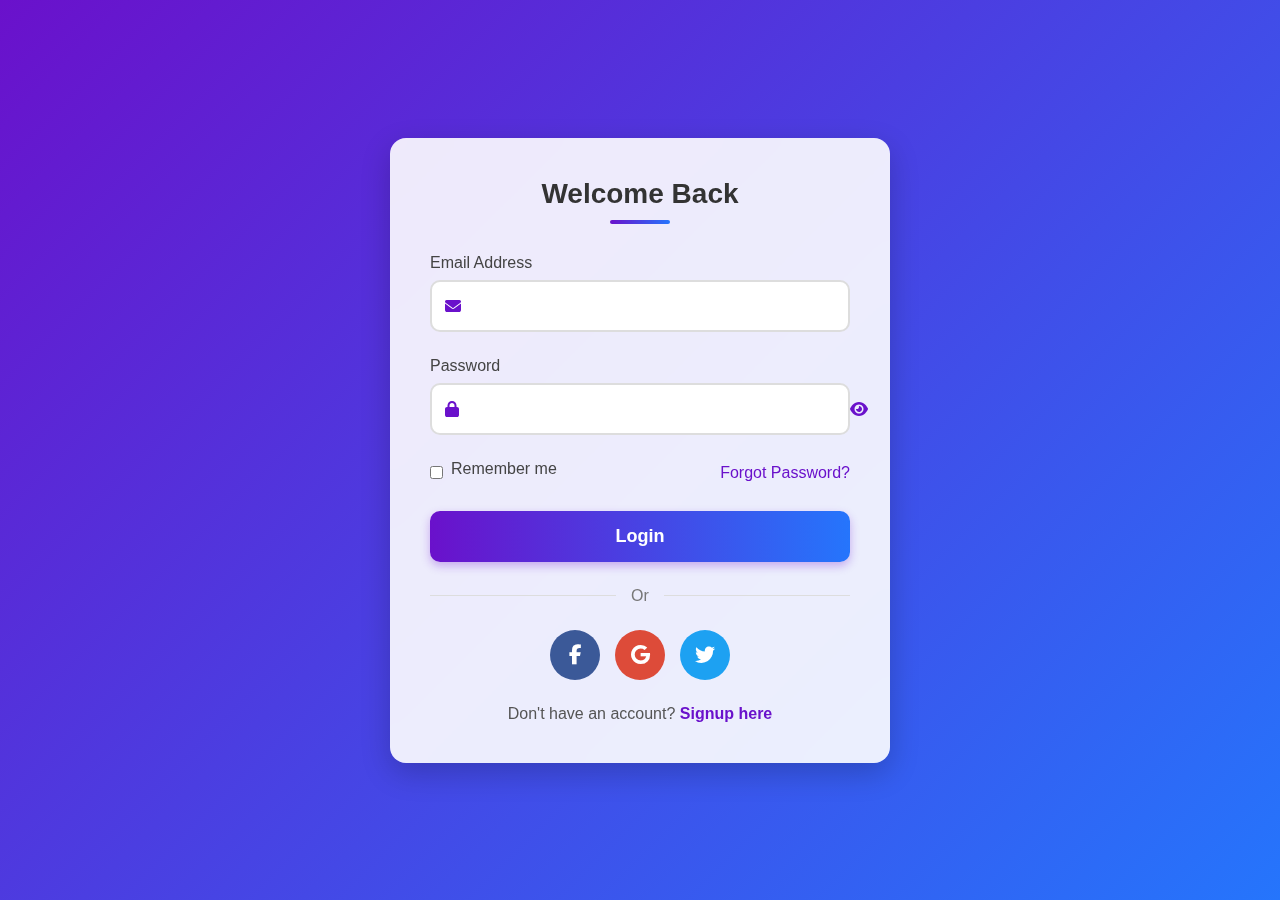
<file: templates/login.html>
<!DOCTYPE html>
<html lang="en">
<head>
    <meta charset="UTF-8">
    <meta name="viewport" content="width=device-width, initial-scale=1.0">
    <title>Login | Modern Form</title>
    <link rel="stylesheet" href="https://cdnjs.cloudflare.com/ajax/libs/font-awesome/6.4.0/css/all.min.css">
    <style>
        * {
            margin: 0;
            padding: 0;
            box-sizing: border-box;
            font-family: 'Segoe UI', Tahoma, Geneva, Verdana, sans-serif;
        }
        
        body {
            background: linear-gradient(135deg, #6a11cb 0%, #2575fc 100%);
            min-height: 100vh;
            display: flex;
            justify-content: center;
            align-items: center;
            padding: 20px;
        }
        
        .container {
            width: 100%;
            max-width: 500px;
            background: rgba(255, 255, 255, 0.9);
            border-radius: 16px;
            box-shadow: 0 10px 30px rgba(0, 0, 0, 0.2);
            padding: 40px;
            backdrop-filter: blur(10px);
            animation: fadeIn 0.5s ease-out;
        }
        
        @keyframes fadeIn {
            from {
                opacity: 0;
                transform: translateY(-20px);
            }
            to {
                opacity: 1;
                transform: translateY(0);
            }
        }
        
        h2 {
            text-align: center;
            color: #333;
            margin-bottom: 30px;
            font-weight: 600;
            font-size: 28px;
            position: relative;
        }
        
        h2:after {
            content: '';
            display: block;
            width: 60px;
            height: 4px;
            background: linear-gradient(to right, #6a11cb, #2575fc);
            margin: 10px auto;
            border-radius: 2px;
        }
        
        .form-group {
            margin-bottom: 25px;
            position: relative;
        }
        
        label {
            display: block;
            margin-bottom: 8px;
            font-weight: 500;
            color: #444;
            font-size: 16px;
        }
        
        .input-with-icon {
            position: relative;
        }
        
        .input-with-icon i {
            position: absolute;
            left: 15px;
            top: 50%;
            transform: translateY(-50%);
            color: #6a11cb;
        }
        
        input[type="email"],
        input[type="password"] {
            width: 100%;
            padding: 15px 15px 15px 45px;
            border: 2px solid #ddd;
            border-radius: 10px;
            font-size: 16px;
            transition: all 0.3s ease;
            outline: none;
        }
        
        input:focus {
            border-color: #6a11cb;
            box-shadow: 0 0 0 2px rgba(106, 17, 203, 0.2);
        }
        
        .password-toggle {
            position: absolute;
            right: 15px;
            top: 50%;
            transform: translateY(-50%);
            cursor: pointer;
            color: #777;
        }
        
        .remember-forgot {
            display: flex;
            justify-content: space-between;
            align-items: center;
            margin-bottom: 25px;
        }
        
        .remember-me {
            display: flex;
            align-items: center;
        }
        
        .remember-me input {
            margin-right: 8px;
        }
        
        .forgot-password {
            color: #6a11cb;
            text-decoration: none;
            font-weight: 500;
            transition: all 0.3s ease;
        }
        
        .forgot-password:hover {
            text-decoration: underline;
            color: #2575fc;
        }
        
        button {
            width: 100%;
            padding: 15px;
            background: linear-gradient(to right, #6a11cb, #2575fc);
            border: none;
            border-radius: 10px;
            color: white;
            font-size: 18px;
            font-weight: 600;
            cursor: pointer;
            transition: all 0.3s ease;
            box-shadow: 0 4px 10px rgba(106, 17, 203, 0.3);
        }
        
        button:hover {
            transform: translateY(-2px);
            box-shadow: 0 6px 15px rgba(106, 17, 203, 0.4);
        }
        
        button:active {
            transform: translateY(0);
        }
        
        .signup-link {
            text-align: center;
            margin-top: 25px;
            color: #555;
        }
        
        .signup-link a {
            color: #6a11cb;
            text-decoration: none;
            font-weight: 600;
            transition: all 0.3s ease;
        }
        
        .signup-link a:hover {
            text-decoration: underline;
            color: #2575fc;
        }
        
        .divider {
            display: flex;
            align-items: center;
            margin: 25px 0;
        }
        
        .divider span {
            flex: 1;
            height: 1px;
            background: #ddd;
        }
        
        .divider p {
            margin: 0 15px;
            color: #777;
        }
        
        .social-login {
            display: flex;
            justify-content: center;
            gap: 15px;
            margin-top: 20px;
        }
        
        .social-btn {
            width: 50px;
            height: 50px;
            border-radius: 50%;
            display: flex;
            justify-content: center;
            align-items: center;
            color: white;
            font-size: 20px;
            cursor: pointer;
            transition: all 0.3s ease;
        }
        
        .facebook {
            background: #3b5998;
        }
        
        .google {
            background: #dd4b39;
        }
        
        .twitter {
            background: #1da1f2;
        }
        
        .social-btn:hover {
            transform: translateY(-3px);
            box-shadow: 0 5px 10px rgba(0, 0, 0, 0.2);
        }
        
        @media (max-width: 576px) {
            .container {
                padding: 30px 20px;
            }
            
            h2 {
                font-size: 24px;
            }
            
            input[type="email"],
            input[type="password"] {
                padding: 12px 12px 12px 40px;
            }
            
            .remember-forgot {
                flex-direction: column;
                align-items: flex-start;
                gap: 10px;
            }
        }
    </style>
</head>
<body>
    <div class="container">
        <h2>Welcome Back</h2>
        <form method="post">
            <div class="form-group">
                <label for="email">Email Address</label>
                <div class="input-with-icon">
                    <i class="fas fa-envelope"></i>
                    <input type="email" id="email" name="email" required>
                </div>
            </div>
            
            <div class="form-group">
                <label for="password">Password</label>
                <div class="input-with-icon">
                    <i class="fas fa-lock"></i>
                    <input type="password" id="password" name="password" required>
                    <span class="password-toggle" id="passwordToggle">
                        <i class="fas fa-eye"></i>
                    </span>
                </div>
            </div>
            
            <div class="remember-forgot">
                <div class="remember-me">
                    <input type="checkbox" id="remember">
                    <label for="remember">Remember me</label>
                </div>
                <a href="#" class="forgot-password">Forgot Password?</a>
            </div>
            
            <button type="submit">Login</button>
        </form>
        
        <div class="divider">
            <span></span>
            <p>Or</p>
            <span></span>
        </div>
        
        <div class="social-login">
            <div class="social-btn facebook">
                <i class="fab fa-facebook-f"></i>
            </div>
            <div class="social-btn google">
                <i class="fab fa-google"></i>
            </div>
            <div class="social-btn twitter">
                <i class="fab fa-twitter"></i>
            </div>
        </div>
        
        <p class="signup-link">Don't have an account? <a href="{{ url_for('signup') }}">Signup here</a></p>
    </div>

    <script>
        // Toggle password visibility
        const passwordToggle = document.getElementById('passwordToggle');
        const passwordInput = document.getElementById('password');
        
        passwordToggle.addEventListener('click', function() {
            const type = passwordInput.getAttribute('type') === 'password' ? 'text' : 'password';
            passwordInput.setAttribute('type', type);
            
            // Toggle eye icon
            this.querySelector('i').classList.toggle('fa-eye');
            this.querySelector('i').classList.toggle('fa-eye-slash');
        });
        
        // Add focus effects to inputs
        const inputs = document.querySelectorAll('input');
        inputs.forEach(input => {
            input.addEventListener('focus', function() {
                this.parentElement.classList.add('focused');
            });
            
            input.addEventListener('blur', function() {
                this.parentElement.classList.remove('focused');
            });
        });
    </script>
</body>
</html>
</file>
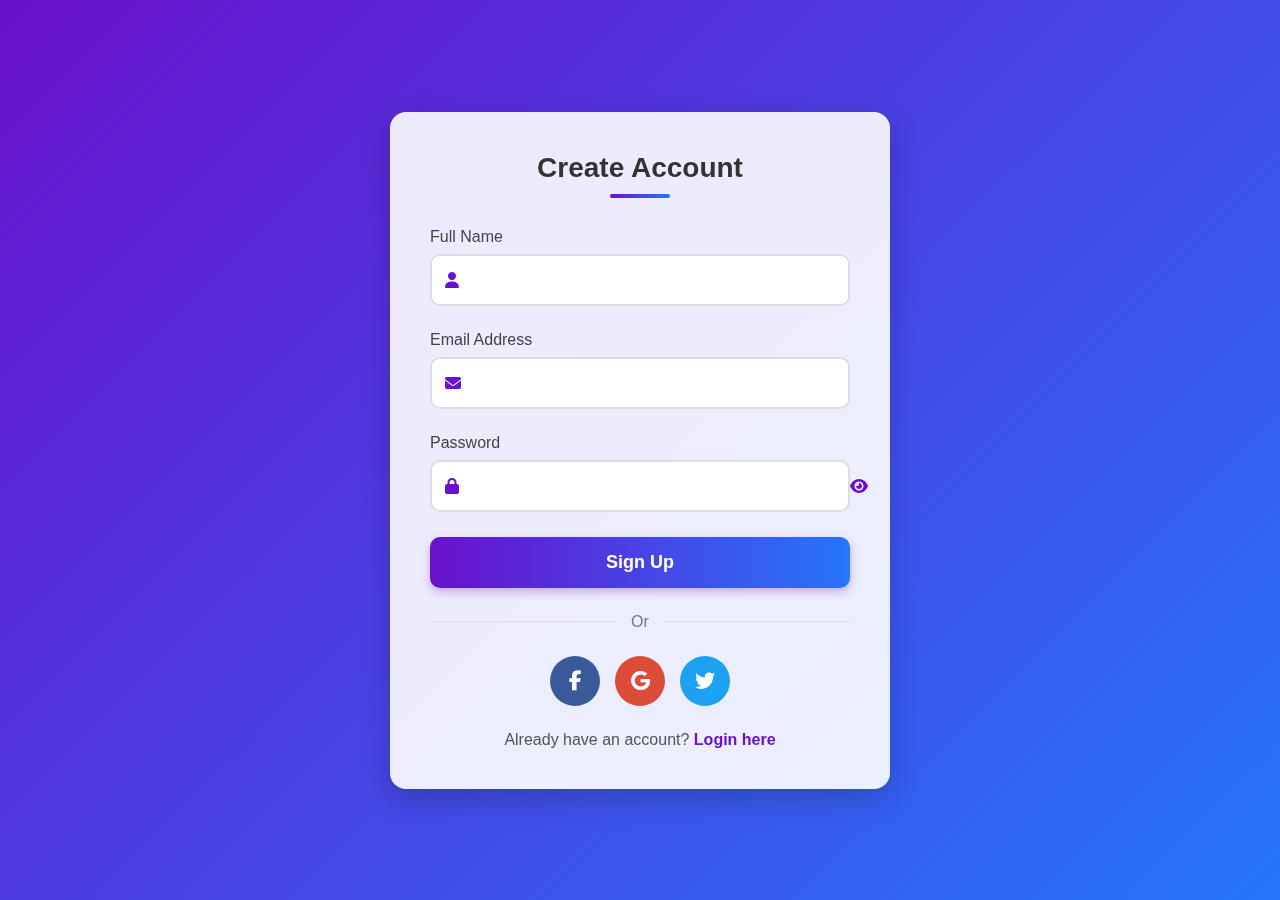
<file: templates/signup.html>
<!DOCTYPE html>
<html lang="en">
<head>
    <meta charset="UTF-8">
    <meta name="viewport" content="width=device-width, initial-scale=1.0">
    <title>Signup | Modern Form</title>
    <link rel="stylesheet" href="https://cdnjs.cloudflare.com/ajax/libs/font-awesome/6.4.0/css/all.min.css">
    <style>
        * {
            margin: 0;
            padding: 0;
            box-sizing: border-box;
            font-family: 'Segoe UI', Tahoma, Geneva, Verdana, sans-serif;
        }
        
        body {
            background: linear-gradient(135deg, #6a11cb 0%, #2575fc 100%);
            min-height: 100vh;
            display: flex;
            justify-content: center;
            align-items: center;
            padding: 20px;
        }
        
        .container {
            width: 100%;
            max-width: 500px;
            background: rgba(255, 255, 255, 0.9);
            border-radius: 16px;
            box-shadow: 0 10px 30px rgba(0, 0, 0, 0.2);
            padding: 40px;
            backdrop-filter: blur(10px);
            animation: fadeIn 0.5s ease-out;
        }
        
        @keyframes fadeIn {
            from {
                opacity: 0;
                transform: translateY(-20px);
            }
            to {
                opacity: 1;
                transform: translateY(0);
            }
        }
        
        h2 {
            text-align: center;
            color: #333;
            margin-bottom: 30px;
            font-weight: 600;
            font-size: 28px;
            position: relative;
        }
        
        h2:after {
            content: '';
            display: block;
            width: 60px;
            height: 4px;
            background: linear-gradient(to right, #6a11cb, #2575fc);
            margin: 10px auto;
            border-radius: 2px;
        }
        
        .form-group {
            margin-bottom: 25px;
            position: relative;
        }
        
        label {
            display: block;
            margin-bottom: 8px;
            font-weight: 500;
            color: #444;
            font-size: 16px;
        }
        
        .input-with-icon {
            position: relative;
        }
        
        .input-with-icon i {
            position: absolute;
            left: 15px;
            top: 50%;
            transform: translateY(-50%);
            color: #6a11cb;
        }
        
        input[type="text"],
        input[type="email"],
        input[type="password"] {
            width: 100%;
            padding: 15px 15px 15px 45px;
            border: 2px solid #ddd;
            border-radius: 10px;
            font-size: 16px;
            transition: all 0.3s ease;
            outline: none;
        }
        
        input:focus {
            border-color: #6a11cb;
            box-shadow: 0 0 0 2px rgba(106, 17, 203, 0.2);
        }
        
        .password-toggle {
            position: absolute;
            right: 15px;
            top: 50%;
            transform: translateY(-50%);
            cursor: pointer;
            color: #777;
        }
        
        button {
            width: 100%;
            padding: 15px;
            background: linear-gradient(to right, #6a11cb, #2575fc);
            border: none;
            border-radius: 10px;
            color: white;
            font-size: 18px;
            font-weight: 600;
            cursor: pointer;
            transition: all 0.3s ease;
            box-shadow: 0 4px 10px rgba(106, 17, 203, 0.3);
        }
        
        button:hover {
            transform: translateY(-2px);
            box-shadow: 0 6px 15px rgba(106, 17, 203, 0.4);
        }
        
        button:active {
            transform: translateY(0);
        }
        
        .login-link {
            text-align: center;
            margin-top: 25px;
            color: #555;
        }
        
        .login-link a {
            color: #6a11cb;
            text-decoration: none;
            font-weight: 600;
            transition: all 0.3s ease;
        }
        
        .login-link a:hover {
            text-decoration: underline;
            color: #2575fc;
        }
        
        .divider {
            display: flex;
            align-items: center;
            margin: 25px 0;
        }
        
        .divider span {
            flex: 1;
            height: 1px;
            background: #ddd;
        }
        
        .divider p {
            margin: 0 15px;
            color: #777;
        }
        
        .social-login {
            display: flex;
            justify-content: center;
            gap: 15px;
            margin-top: 20px;
        }
        
        .social-btn {
            width: 50px;
            height: 50px;
            border-radius: 50%;
            display: flex;
            justify-content: center;
            align-items: center;
            color: white;
            font-size: 20px;
            cursor: pointer;
            transition: all 0.3s ease;
        }
        
        .facebook {
            background: #3b5998;
        }
        
        .google {
            background: #dd4b39;
        }
        
        .twitter {
            background: #1da1f2;
        }
        
        .social-btn:hover {
            transform: translateY(-3px);
            box-shadow: 0 5px 10px rgba(0, 0, 0, 0.2);
        }
        
        @media (max-width: 576px) {
            .container {
                padding: 30px 20px;
            }
            
            h2 {
                font-size: 24px;
            }
            
            input[type="text"],
            input[type="email"],
            input[type="password"] {
                padding: 12px 12px 12px 40px;
            }
        }
    </style>
</head>
<body>
    <div class="container">
        <h2>Create Account</h2>
        <form method="post">
            <div class="form-group">
                <label for="name">Full Name</label>
                <div class="input-with-icon">
                    <i class="fas fa-user"></i>
                    <input type="text" id="name" name="name" required>
                </div>
            </div>
            
            <div class="form-group">
                <label for="email">Email Address</label>
                <div class="input-with-icon">
                    <i class="fas fa-envelope"></i>
                    <input type="email" id="email" name="email" required>
                </div>
            </div>
            
            <div class="form-group">
                <label for="password">Password</label>
                <div class="input-with-icon">
                    <i class="fas fa-lock"></i>
                    <input type="password" id="password" name="password" required>
                    <span class="password-toggle" id="passwordToggle">
                        <i class="fas fa-eye"></i>
                    </span>
                </div>
            </div>
            
            <button type="submit">Sign Up</button>
        </form>
        
        <div class="divider">
            <span></span>
            <p>Or</p>
            <span></span>
        </div>
        
        <div class="social-login">
            <div class="social-btn facebook">
                <i class="fab fa-facebook-f"></i>
            </div>
            <div class="social-btn google">
                <i class="fab fa-google"></i>
            </div>
            <div class="social-btn twitter">
                <i class="fab fa-twitter"></i>
            </div>
        </div>
        
        <p class="login-link">Already have an account? <a href="{{ url_for('login') }}">Login here</a></p>
    </div>

    <script>
        // Toggle password visibility
        const passwordToggle = document.getElementById('passwordToggle');
        const passwordInput = document.getElementById('password');
        
        passwordToggle.addEventListener('click', function() {
            const type = passwordInput.getAttribute('type') === 'password' ? 'text' : 'password';
            passwordInput.setAttribute('type', type);
            
            // Toggle eye icon
            this.querySelector('i').classList.toggle('fa-eye');
            this.querySelector('i').classList.toggle('fa-eye-slash');
        });
        
        // Add focus effects to inputs
        const inputs = document.querySelectorAll('input');
        inputs.forEach(input => {
            input.addEventListener('focus', function() {
                this.parentElement.classList.add('focused');
            });
            
            input.addEventListener('blur', function() {
                this.parentElement.classList.remove('focused');
            });
        });
    </script>
</body>
</html>
</file>
